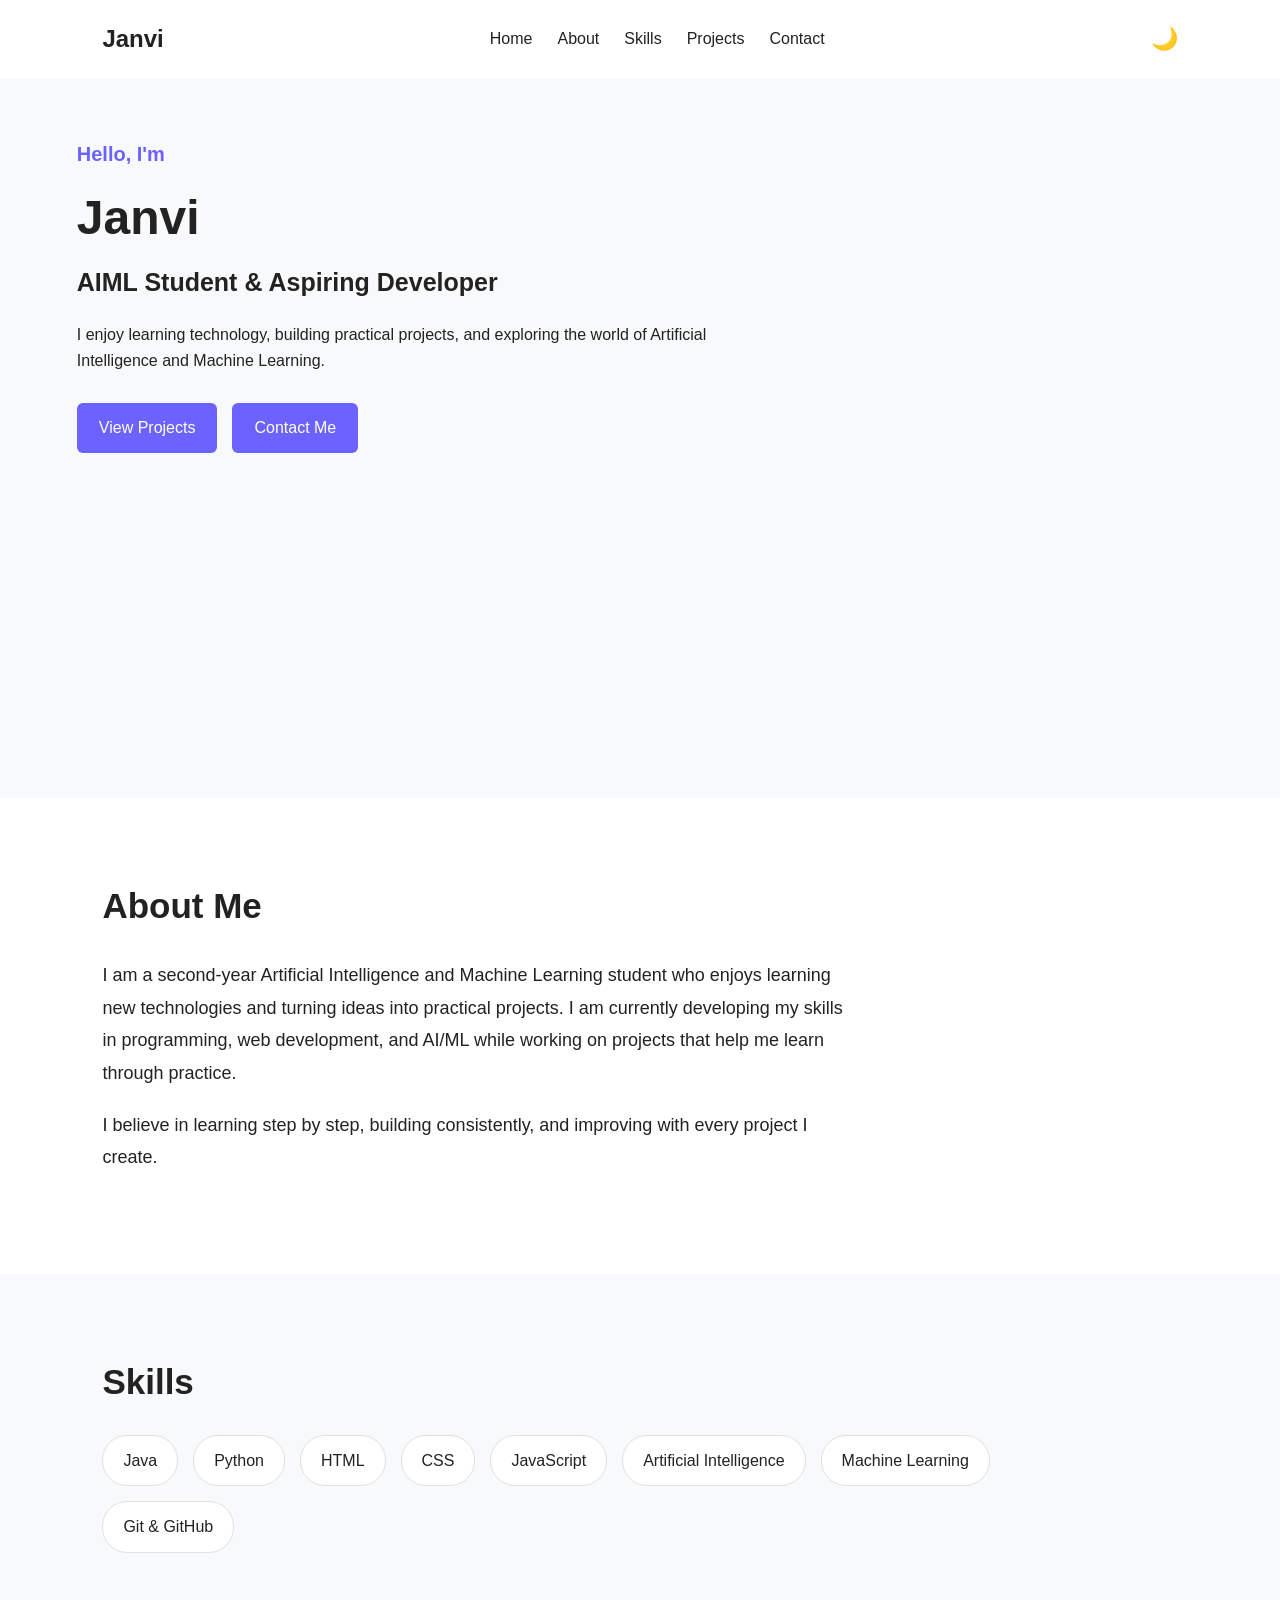
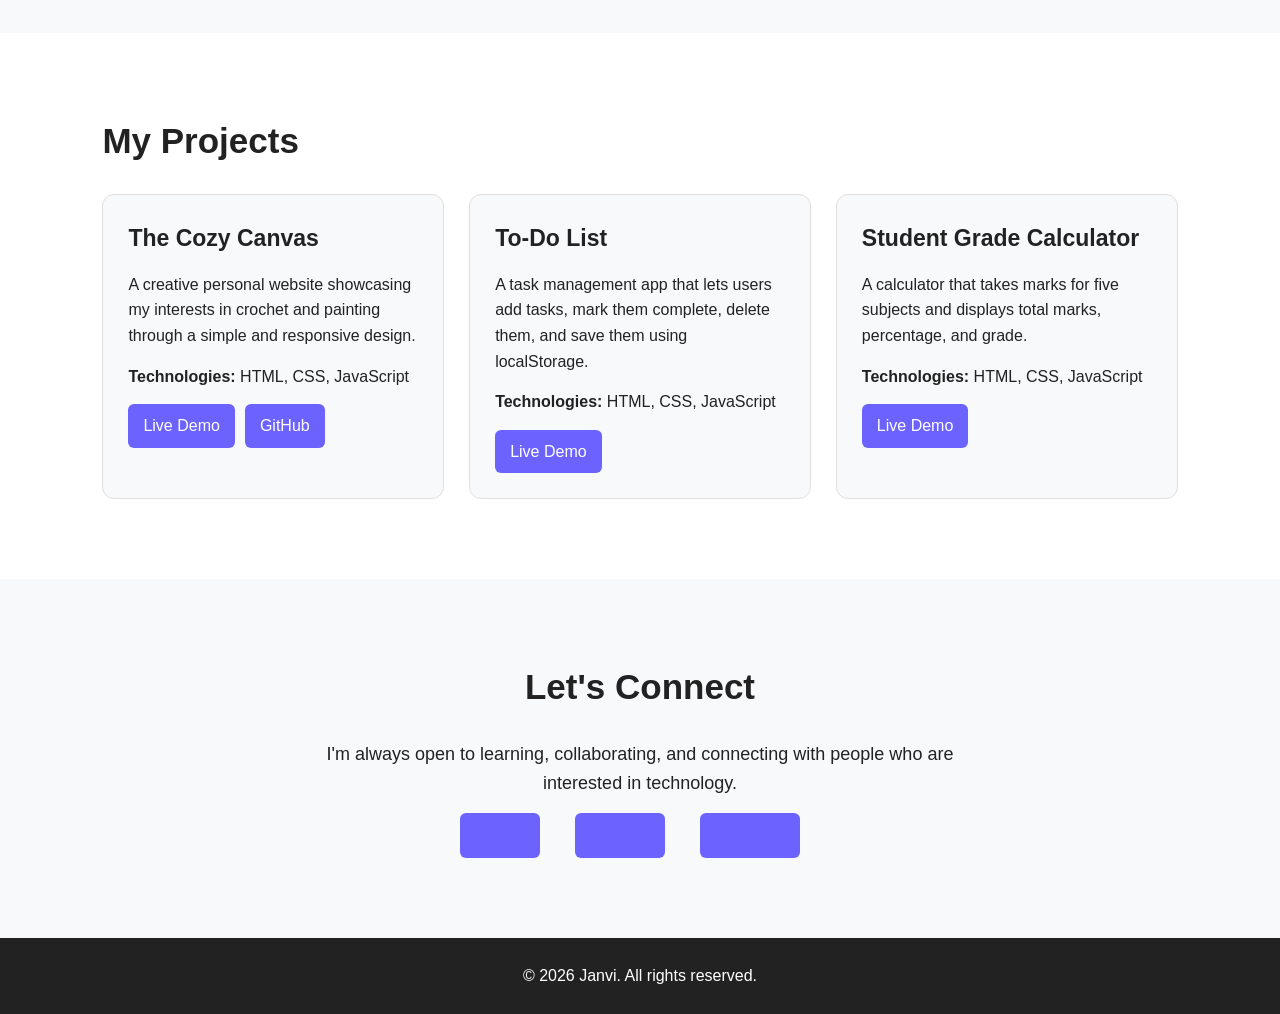
<file: Janvi-portfolio/index.html>
<!DOCTYPE html>
<html lang="en">
<head>
    <meta charset="UTF-8">
    <meta name="viewport" content="width=device-width, initial-scale=1.0">
    <title>Janvi | Portfolio</title>
    <link rel="stylesheet" href="style.css">
</head>

<body>

    <header>
        <nav>
    <h2>Janvi</h2>

    <ul>
        <li><a href="#home">Home</a></li>
        <li><a href="#about">About</a></li>
        <li><a href="#skills">Skills</a></li>
        <li><a href="#projects">Projects</a></li>
        <li><a href="#contact">Contact</a></li>
    </ul>

    <button id="theme-toggle">🌙</button>
</nav>
    </header>

    <main>

        <section id="home">
    <div class="hero-content">
        <p class="hero-greeting">Hello, I'm</p>

        <h1>Janvi</h1>

        <h2>AIML Student & Aspiring Developer</h2>

        <p class="hero-description">
            I enjoy learning technology, building practical projects,
            and exploring the world of Artificial Intelligence and
            Machine Learning.
        </p>

        <div class="hero-buttons">
            <a href="#projects">View Projects</a>
            <a href="#contact">Contact Me</a>
        </div>
    </div>
</section>
        <section id="about">
    <div class="about-content">
        <h2>About Me</h2>

        <p>
            I am a second-year Artificial Intelligence and Machine Learning
            student who enjoys learning new technologies and turning ideas
            into practical projects. I am currently developing my skills
            in programming, web development, and AI/ML while working on
            projects that help me learn through practice.
        </p>

        <p>
            I believe in learning step by step, building consistently,
            and improving with every project I create.
        </p>
    </div>
</section>
<section id="skills">
    <h2>Skills</h2>

    <div class="skills-container">
        <span class="skill">Java</span>
        <span class="skill">Python</span>
        <span class="skill">HTML</span>
        <span class="skill">CSS</span>
        <span class="skill">JavaScript</span>
        <span class="skill">Artificial Intelligence</span>
        <span class="skill">Machine Learning</span>
        <span class="skill">Git & GitHub</span>
    </div>
</section>

        <section id="projects">
    <h2>My Projects</h2>

    <div class="project-container">

        <article class="project-card">
            <h3>The Cozy Canvas</h3>

            <p>
                A creative personal website showcasing my interests
                in crochet and painting through a simple and responsive design.
            </p>

            <p>
                <strong>Technologies:</strong> HTML, CSS, JavaScript
            </p>

            <div class="project-buttons">
                <a href="#" class="project-link">Live Demo</a>
                <a href="#" class="project-link">GitHub</a>
                
                    </div>
        </article>
        
<article class="project-card">
    <h3>To-Do List</h3>
    <p>
        A task management app that lets users add tasks,
        mark them complete, delete them, and save them
        using localStorage.
    </p>
    <p>
        <strong>Technologies:</strong> HTML, CSS, JavaScript
    </p>
    <div class="project-buttons">
        <a href="projects/to-do list/index.html" class="project-link">
            Live Demo
        </a>
    </div>
</article>

<article class="project-card">
    <h3>Student Grade Calculator</h3>
    <p>
        A calculator that takes marks for five subjects
        and displays total marks, percentage, and grade.
    </p>
    <p>
        <strong>Technologies:</strong> HTML, CSS, JavaScript
    </p>
    <div class="project-buttons">
        <a href="projects/grade-calculator/index.html" class="project-link">
            Live Demo
        </a>
    </div>
</article>


    </div>
</section>
       <section id="contact">
    <div class="contact-content">

        <h2>Let's Connect</h2>

        <p>
            I'm always open to learning, collaborating, and connecting
            with people who are interested in technology.
        </p>

        <div class="contact-links">
            <a href="mailto:YOUR_EMAIL_HERE">Email</a>

            <a href="YOUR_GITHUB_LINK" target="_blank">
                GitHub
            </a>

            <a href="YOUR_LINKEDIN_LINK" target="_blank">
                LinkedIn
            </a>
        </div>

    </div>
</section>
    </main>

    <footer>
        <p>© 2026 Janvi. All rights reserved.</p>
    </footer>

    <script src="script.js"></script>

</body>
</html>
</file>
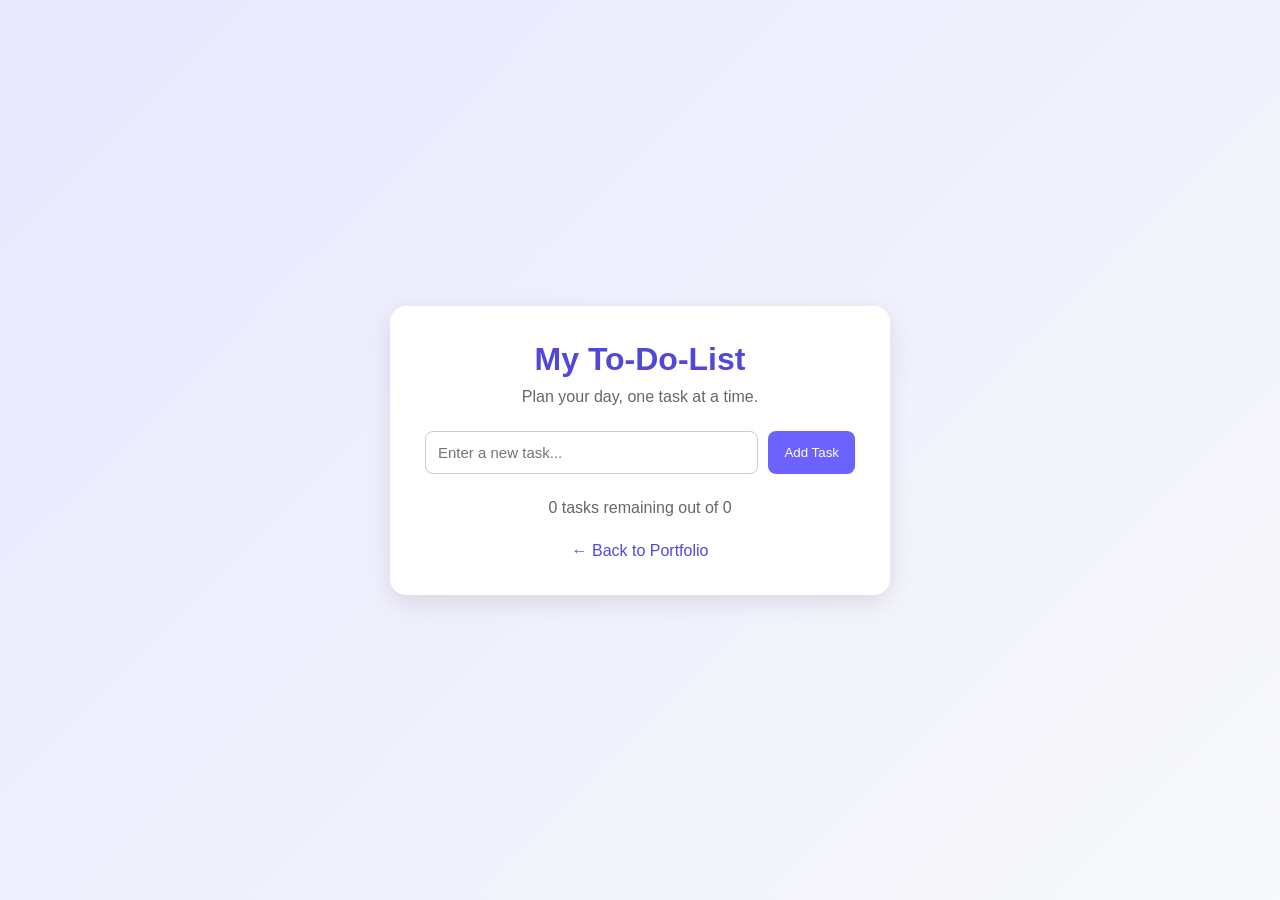
<file: Janvi-portfolio/projects/index.html>
<!DOCTYPE html>
<html lang="en">
<head>
    <meta charset="UTF-8">
    <meta name="viewport" content="width=device-width, initial-scale=1.0">
    <title>My To-Do-List</title>
    <link rel="stylesheet" href="style.css">
</head>
<body>

    <main class="todo-container">
        <h1>My To-Do-List</h1>
        <p class="subtitle">Plan your day, one task at a time.</p>

        <form id="todo-form">
            <input
                type="text"
                id="task-input"
                placeholder="Enter a new task..."
                aria-label="New task"
                required
            >
            <button type="submit">Add Task</button>
        </form>

        <ul id="task-list"></ul>

        <p id="task-count">0 tasks remaining</p>

        <a href="../../index.html" class="back-link">
            ← Back to Portfolio
        </a>
    </main>

    <script src="script.js"></script>
</body>
</html>
</file>
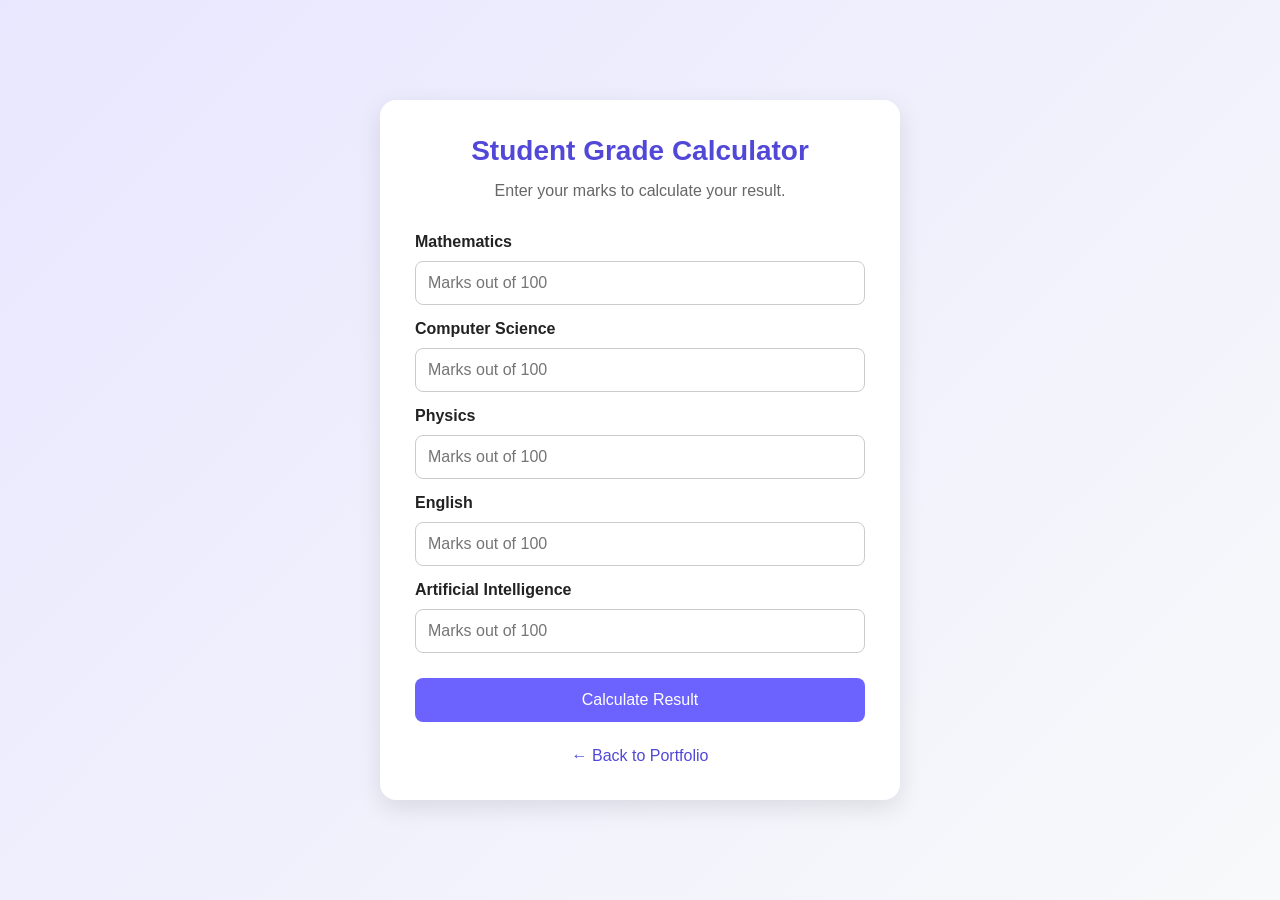
<file: Janvi-portfolio/projects/grade-calculator/index.html>
<!DOCTYPE html>
<html lang="en">
<head>
    <meta charset="UTF-8">
    <meta name="viewport" content="width=device-width, initial-scale=1.0">
    <title>Student Grade Calculator</title>
    <link rel="stylesheet" href="style.css">
</head>
<body>

    <main class="calculator">
        <h1>Student Grade Calculator</h1>
        <p class="subtitle">Enter your marks to calculate your result.</p>

        <form id="grade-form">
            <label for="subject1">Mathematics</label>
            <input type="number" id="subject1" min="0" max="100"
                step="any" placeholder="Marks out of 100" required>

            <label for="subject2">Computer Science</label>
            <input type="number" id="subject2" min="0" max="100"
                step="any" placeholder="Marks out of 100" required>

            <label for="subject3">Physics</label>
            <input type="number" id="subject3" min="0" max="100"
                step="any" placeholder="Marks out of 100" required>

            <label for="subject4">English</label>
            <input type="number" id="subject4" min="0" max="100"
                step="any" placeholder="Marks out of 100" required>

            <label for="subject5">Artificial Intelligence</label>
            <input type="number" id="subject5" min="0" max="100"
                step="any" placeholder="Marks out of 100" required>

            <button type="submit">Calculate Result</button>
        </form>

        <section id="result" aria-live="polite" hidden>
            <h2>Your Result</h2>
            <p id="total"></p>
            <p id="percentage"></p>
            <p id="grade"></p>
        </section>

        <a href="../../index.html" class="back-link">
            ← Back to Portfolio
        </a>
    </main>

    <script src="script.js"></script>
</body>
</html>
</file>
<file: Janvi-portfolio/style.css>
/* Basic reset */
* {
    margin: 0;
    padding: 0;
    box-sizing: border-box;
}

html {
    scroll-behavior: smooth;
}

body {
    font-family: Arial, sans-serif;
    line-height: 1.6;
    color: #222;
    background-color: #f8f9fa;
}

/* Navigation */
header {
    background-color: #ffffff;
    padding: 20px 8%;
    position: sticky;
    top: 0;
    z-index: 1000;
}

nav {
    display: flex;
    justify-content: space-between;
    align-items: center;
}

nav h2 {
    font-size: 24px;
}

nav ul {
    display: flex;
    list-style: none;
    gap: 25px;
}

nav a {
    text-decoration: none;
    color: #222;
    font-weight: 500;
}

nav a:hover {
    color: #6c63ff;
}

/* General sections */
section {
    padding: 80px 8%;
}

: 25px;
}
/* Hero section */

#home {
    min-height: 90vh;
    display: flex;
    align-items: center;
    padding: 80px 8%;
}

.hero-content {
    max-width: 750px;
}

.hero-greeting {
    font-size: 20px;
    margin-bottom: 10px;
    color: #6c63ff;
    font-weight: 600;
}

#home h1 {
    font-size: 70px;
    margin-bottom: 5px;
}

#home h2 {
    font-size: 32px;
    margin-bottom: 20px;
}

.hero-description {
    max-width: 650px;
    font-size: 18px;
    margin-bottom: 30px;
}

.hero-buttons {
    display: flex;
    gap: 15px;
    flex-wrap: wrap;
}

.hero-buttons a {
    display: inline-block;
    width: fit-content;
    text-decoration: none;
    background-color: #6c63ff;
    color: white;
    padding: 12px 22px;
    border-radius: 6px;
}

.hero-buttons a:hover {
    background-color: #5148d8;
}

/* Section headings */
section h2 {
    font-size: 35px;
    margin-bottom: 25px;
}

/* About */
#about {
    background-color: #ffffff;
}

#about p {
    max-width: 750px;
    font-size: 18px;
}

/* Skills */
/* Skills */

.skills-container {
    display: flex;
    flex-wrap: wrap;
    gap: 15px;
    max-width: 900px;
}

.skill {
    background-color: #ffffff;
    border: 1px solid #e0e0e0;
    padding: 12px 20px;
    border-radius: 25px;
    font-weight: 500;
    transition: 0.3s;
}

.skill:hover {
    transform: translateY(-3px);
    border-color: #6c63ff;
    color: #6c63ff;
}

/* Projects */
#projects {
    background-color: #ffffff;
}

/* Contact */
#contact p {
    margin-bottom: 15px;
}

#contact a {
    margin-right: 20px;
    text-decoration: none;
    color: #6c63ff;
}

/* Footer */
footer {
    text-align: center;
    padding: 25px;
    background-color: #222;
    color: white;
}

/* Mobile */
#home {
    min-height: 80vh;
    padding: 60px 6%;
}

#home h1 {
    font-size: 48px;
}

#home h2 {
    font-size: 25px;
}

.hero-description {
    font-size: 16px;
}
@media (max-width: 375px) {
    #home h1 {
    font-size: 40px;
}

#home h2 {
    font-size: 22px;
}

.hero-greeting {
    font-size: 18px;
}

    nav ul {
        gap: 8px;
        font-size: 14px;
    }

    #home h1 {
        font-size: 32px;
    }

    #home h2 {
        font-size: 21px;
    }

    #home p {
        font-size: 16px;
    }
}
/* About section */

.about-content {
    max-width: 800px;
}

.about-content p {
    font-size: 18px;
    margin-bottom: 20px;
    line-height: 1.8;
}
/* Project section */

.project-container {
    display: grid;
    grid-template-columns: repeat(3, 1fr);
    gap: 25px;
}

.project-card {
    background-color: #f8f9fa;
    padding: 25px;
    border-radius: 12px;
    border: 1px solid #e0e0e0;
    transition: 0.3s;
}

.project-card:hover {
    transform: translateY(-5px);
}

.project-card h3 {
    font-size: 23px;
    margin-bottom: 15px;
}

.project-card p {
    margin-bottom: 15px;
}

.project-buttons {
    display: flex;
    gap: 10px;
    flex-wrap: wrap;
}

.project-link {
    display: inline-block;
    text-decoration: none;
    background-color: #6c63ff;
    color: white;
    padding: 9px 15px;
    border-radius: 6px;
}

.project-link:hover {
    background-color: #5148d8;
}
@media (max-width: 768px) {
    @media (max-width: 768px) {

    nav {
        flex-direction: column;
        gap: 15px;
    }

    nav ul {
        gap: 12px;
        flex-wrap: wrap;
        justify-content: center;
    }

    #home {
        min-height: 80vh;
        padding: 60px 6%;
    }

    #home h1 {
        font-size: 48px;
    }

    #home h2 {
        font-size: 25px;
    }

    .hero-description {
        font-size: 16px;
    }

    .project-container {
        grid-template-columns: 1fr;
    }
}
    .project-container {
        grid-template-columns: 1fr;
    }
}
/* Contact section */

#contact {
    text-align: center;
}

.contact-content {
    max-width: 700px;
    margin: 0 auto;
}

.contact-content p {
    font-size: 18px;
    margin-bottom: 30px;
}

.contact-links {
    display: flex;
    justify-content: center;
    gap: 15px;
    flex-wrap: wrap;
}

.contact-links a {
    text-decoration: none;
    background-color: #6c63ff;
    color: white;
    padding: 10px 20px;
    border-radius: 6px;
    transition: 0.3s;
}

.contact-links a:hover {
    background-color: #5148d8;
    transform: translateY(-2px);
}
/* Dark mode button */

#theme-toggle {
    border: none;
    background: transparent;
    font-size: 22px;
    cursor: pointer;
}

/* Dark mode */

body.dark-mode {
    background-color: #121212;
    color: #f5f5f5;
}

body.dark-mode header {
    background-color: #1e1e1e;
}

body.dark-mode nav a {
    color: #f5f5f5;
}

body.dark-mode #about,
body.dark-mode #projects {
    background-color: #1e1e1e;
}

body.dark-mode .skill,
body.dark-mode .project-card {
    background-color: #242424;
    border-color: #444;
}

body.dark-mode footer {
    background-color: #000;
}
</file>
<file: Janvi-portfolio/projects/style.css>
* {
    margin: 0;
    padding: 0;
    box-sizing: border-box;
}

body {
    font-family: Arial, sans-serif;
    background: linear-gradient(135deg, #e8e7ff, #f8f9fa);
    color: #222;
    min-height: 100vh;
    display: flex;
    justify-content: center;
    align-items: center;
    padding: 20px;
}

.todo-container {
    background-color: white;
    width: 100%;
    max-width: 500px;
    padding: 35px;
    border-radius: 16px;
    box-shadow: 0 8px 25px rgba(0, 0, 0, 0.1);
}

h1 {
    text-align: center;
    color: #5148d8;
    margin-bottom: 10px;
}

.subtitle {
    text-align: center;
    color: #666;
    margin-bottom: 25px;
}

#todo-form {
    display: flex;
    gap: 10px;
    margin-bottom: 25px;
}

#task-input {
    flex: 1;
    min-width: 0;
    padding: 12px;
    border: 1px solid #ccc;
    border-radius: 8px;
    font-size: 15px;
}

button {
    background-color: #6c63ff;
    color: white;
    border: none;
    padding: 12px 16px;
    border-radius: 8px;
    cursor: pointer;
    transition: 0.3s;
}

button:hover {
    background-color: #5148d8;
}

#task-list {
    list-style: none;
}

#task-list li {
    display: flex;
    align-items: center;
    gap: 10px;
    padding: 12px;
    margin-bottom: 10px;
    background-color: #f5f5ff;
    border-radius: 8px;
    overflow-wrap: anywhere;
}

#task-list li span {
    flex: 1;
}

#task-list li.completed span {
    text-decoration: line-through;
    color: #888;
}

#task-list li .delete-btn {
    background-color: #e74c3c;
    padding: 7px 10px;
}

#task-list li .delete-btn:hover {
    background-color: #c0392b;
}

#task-count {
    text-align: center;
    color: #666;
    margin-top: 20px;
}

.back-link {
    display: block;
    text-align: center;
    margin-top: 25px;
    color: #5148d8;
    text-decoration: none;
}

.back-link:hover {
    text-decoration: underline;
}

@media (max-width: 375px) {
    .todo-container {
        padding: 22px;
    }

    #todo-form {
        flex-direction: column;
    }

    #todo-form button {
        width: 100%;
    }
}
</file>
<file: Janvi-portfolio/projects/grade-calculator/style.css>
* {
    margin: 0;
    padding: 0;
    box-sizing: border-box;
}

body {
    font-family: Arial, sans-serif;
    background: linear-gradient(135deg, #e8e7ff, #f8f9fa);
    color: #222;
    min-height: 100vh;
    display: flex;
    justify-content: center;
    align-items: center;
    padding: 25px 15px;
}

.calculator {
    background-color: white;
    width: 100%;
    max-width: 520px;
    padding: 35px;
    border-radius: 16px;
    box-shadow: 0 8px 25px rgba(0, 0, 0, 0.1);
}

h1 {
    text-align: center;
    color: #5148d8;
    margin-bottom: 12px;
    font-size: 28px;
}

.subtitle {
    text-align: center;
    color: #666;
    margin-bottom: 25px;
    line-height: 1.5;
}

#grade-form {
    display: flex;
    flex-direction: column;
    gap: 10px;
}

label {
    font-weight: 600;
    margin-top: 5px;
}

input {
    width: 100%;
    padding: 12px;
    border: 1px solid #ccc;
    border-radius: 8px;
    font-size: 16px;
}

input:focus {
    outline: 2px solid #6c63ff;
    border-color: transparent;
}

#grade-form button {
    margin-top: 15px;
    background-color: #6c63ff;
    color: white;
    border: none;
    padding: 13px;
    border-radius: 8px;
    font-size: 16px;
    cursor: pointer;
    transition: 0.3s;
}

#grade-form button:hover {
    background-color: #5148d8;
}

#result {
    margin-top: 25px;
    padding: 20px;
    background-color: #f5f5ff;
    border: 1px solid #e0e0ff;
    border-radius: 10px;
    line-height: 1.8;
}

#result h2 {
    color: #5148d8;
    margin-bottom: 10px;
}

#result p {
    overflow-wrap: anywhere;
}

.back-link {
    display: block;
    text-align: center;
    margin-top: 25px;
    color: #5148d8;
    text-decoration: none;
}

.back-link:hover {
    text-decoration: underline;
}

@media (max-width: 375px) {
    .calculator {
        padding: 22px;
    }

    h1 {
        font-size: 24px;
    }
}
</file>
